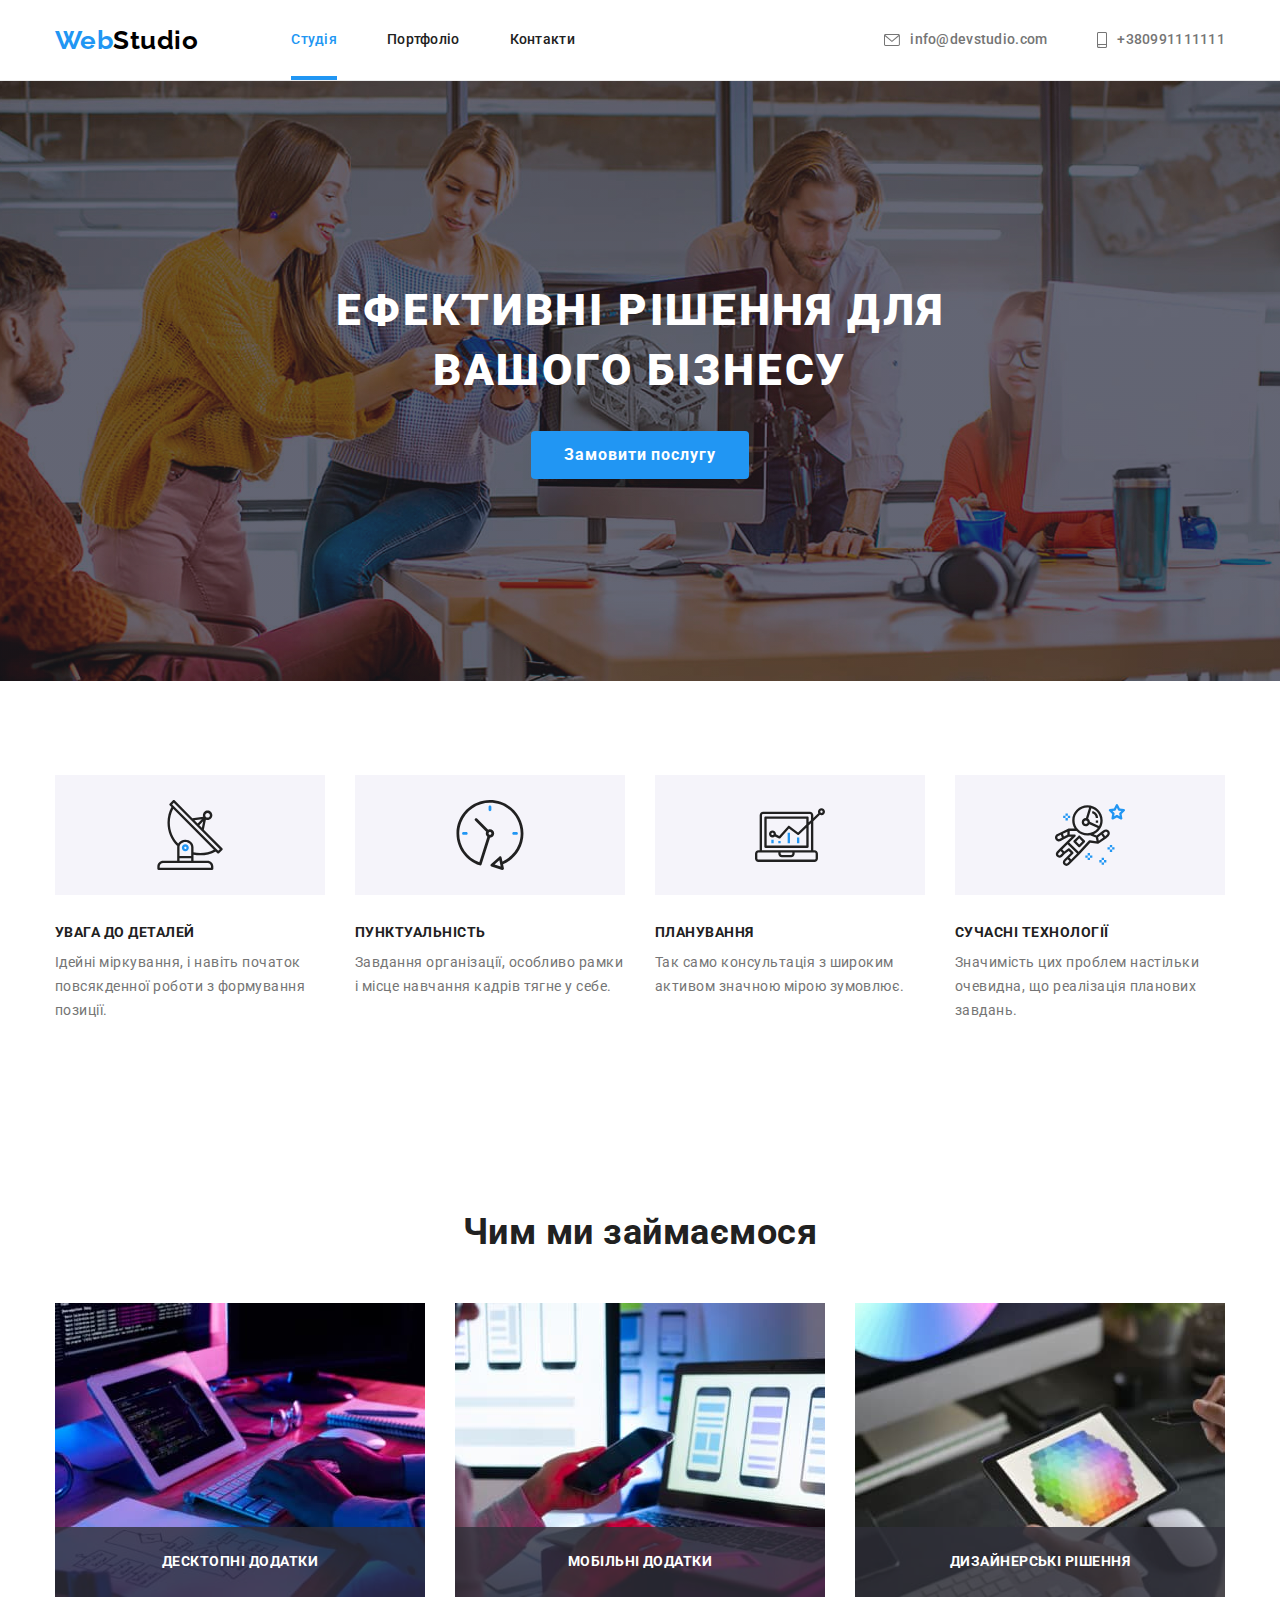
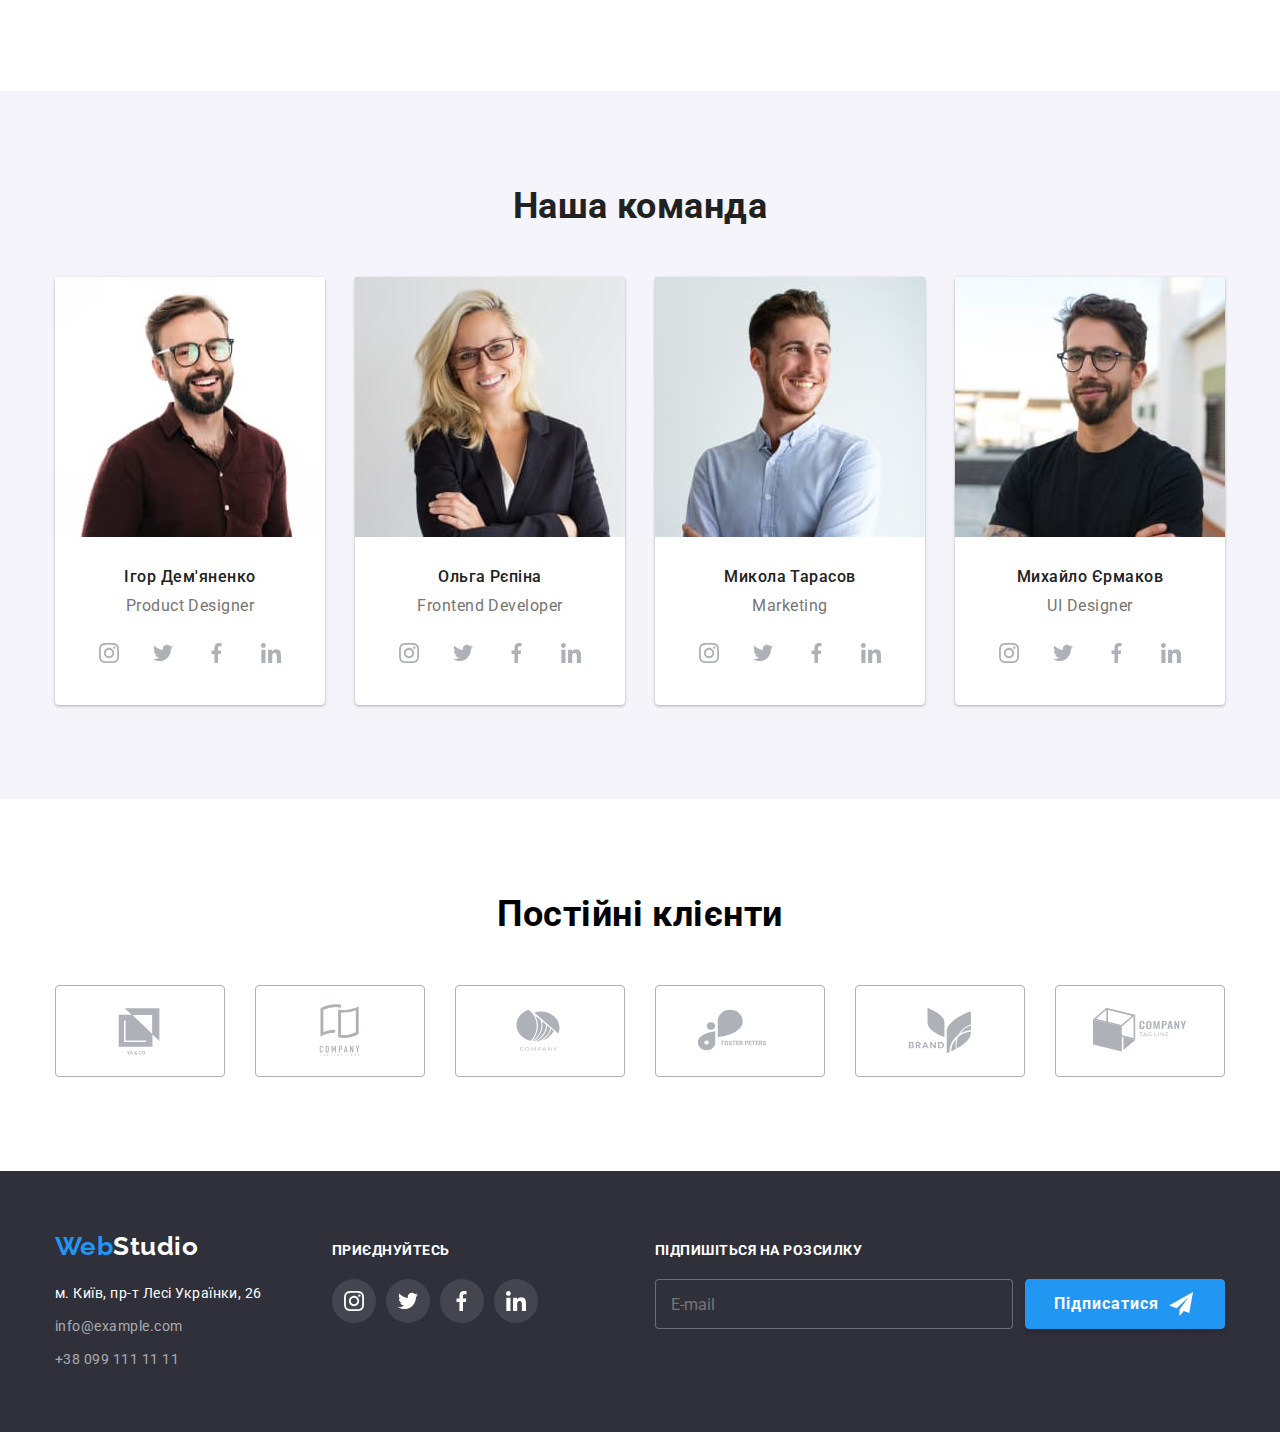
<file: index.html>
<!DOCTYPE html>
<html lang="uk">
  <head>
    <meta charset="UTF-8" />
    <meta http-equiv="X-UA-Compatible" content="IE=edge" />
    <meta name="viewport" content="width=device-width, initial-scale=1.0" />
    <title>Document</title>
    <link rel="preconnect" href="https://fonts.googleapis.com" />
    <link rel="preconnect" href="https://fonts.gstatic.com" crossorigin />
    <link rel="preconnect" href="https://fonts.googleapis.com" />
    <link rel="preconnect" href="https://fonts.gstatic.com" crossorigin />
    <link
      href="https://fonts.googleapis.com/css2?family=Raleway:wght@400;700&family=Roboto:wght@400;500;700;900&display=swap"
      rel="stylesheet"
    />
    <link
      rel="stylesheet"
      href="https://cdnjs.cloudflare.com/ajax/libs/modern-normalize/1.1.0/modern-normalize.min.css"
    />
    <link rel="stylesheet" href="./css/styles.css" />
  </head>
  <body class="body">
    <!--Шапка-->
    <header class="header">
      <div class="header-block container">
        <nav class="nav">
          <a class="logo" href="./index.html"
            ><span class="logo-main">Web</span>Studio</a
          >
          <ul class="header-list list">
            <li class="header-list-item">
              <a href="./index.html" class="header-link current">Студія</a>
            </li>
            <li class="header-list-item">
              <a href="./portfolio.html" class="header-link">Портфоліо</a>
            </li>
            <li class="header-list-item">
              <a href="" class="header-link">Контакти</a>
            </li>
          </ul>
        </nav>
        <ul class="header-seclist list">
          <li class="header-seclist-item">
            <a class="header-site" href="mailto:info@devstudio.com"
              >
              <svg class="header-icon">
                <use href="./img/icons.svg#envelope"></use>
              </svg>info@devstudio.com</a
            >
          </li>
          <li class="header-seclist-item">
            <a class="header-telephone" href="tel:+380991111111"
              >
              <svg class="header-icon-telephone">
                <use href="./img/icons.svg#smartphone"></use>
              </svg>+380991111111</a
            >
          </li>
        </ul>
      </div>
    </header>
    <main>
      <!--Основа-->
      <section class="general">
           <h1 class="general-title">
          Ефективні рішення для <br />
          вашого бізнесу
        </h1>
        <button data-modal-open class="general-button">Замовити послугу</button>
          <div class="backdrop is-hidden" data-modal>
            <div class="modal">
              <form class="modal-form" action="">
              <b class="modal-title">Залиште свої дані, ми вам передзвонимо</b>
              <div role="group" class="modal-field" >
                <input class="form-input"  id="name" type="name" name="Ім'я" autofocus  >
                <label class="form-label" for="name" >Ім'я</label>
                <svg class="modal-field-icon">
                  <use href="./img/icons.svg#person"></use>
                </svg>
              </div>
              <div role="group" class="modal-field" >
                <input class="form-input" id="tel" type="tel" name="Телефон" >
                <label class="form-label" for="tel">Телефон</label>
                <svg class="modal-field-icon">
                  <use href="./img/icons.svg#telephone"></use>
                </svg>
              </div>
              <div role="group" class="modal-field" >
                <input class="form-input" id="email" type="email" name="Пошта" >
                <label class="form-label" for="email">Пошта</label>
                 <svg class="modal-field-icon">
                  <use href="./img/icons.svg#email"></use>
                </svg>
              </div>
              <div role="group" class="modal-field" >
                
                <textarea name="Коментар" id="coment" rows="10" 
                placeholder="Введіть текст"></textarea>
                <label class="form-label" for="coment">Коментар</label>
              </div>
              <div role="group" class="modal-field-deal">
                <label class="form-label-deal" for="deal" > 
                  
                Погоджуюся з розсилкою та приймаю <a class="link-deal" href="">Умови договору</a>
                <input class="modal-field-checkbox" type="checkbox" name="Погоджуюся з розсилкою та приймаю Умови договору" id="deal">
               <svg class="modal-checkpoint">
                  <!-- <use href="./img/icons.svg#quad"></use> -->
                </svg>
                </label>
              </div>
              
              <button class="modal-button" type="submit">Надіслати</button>
                <button data-modal-close class="general-button-close">
                <svg class="general-icon">
                  <use href="./img/icons.svg#close"></use>
                </svg>
              </button>
            </form>
            </div>
          </div>
      </section>
      <!--Переваги-->
      <section class="features section">
        <div class="container">
          <h2 class="features-title">Переваги</h2>
          <ul class="features-list list">
            <li class="features-list-item">
              <div class="features-img" >
              <svg class="features-icon">
                <use href="./img/icons.svg#antenna"></use>
              </svg>
            </div>
              <h3 class="features-list-title list">УВАГА ДО ДЕТАЛЕЙ</h3>
              <p class="features-list-text list">
                Ідейні міркування, і навіть початок повсякденної роботи з
                формування позиції.
              </p>
            </li>
            <li class="features-list-item">
              <div  class="features-img">
              <svg class="features-icon">
                <use href="./img/icons.svg#clock"></use>
              </svg>
            </div>
              <h3 class="features-list-title list">ПУНКТУАЛЬНІСТЬ</h3>
              <p class="features-list-text list">
                Завдання організації, особливо рамки і місце навчання кадрів
                тягне у себе.
              </p>
            </li>
            <li class="features-list-item">
              <div  class="features-img">
              <svg  class="features-icon">
                <use href="./img/icons.svg#diagram"></use>
              </svg>
            </div>
              <h3 class="features-list-title list">ПЛАНУВАННЯ</h3>
              <p class="features-list-text list">
                Так само консультація з широким активом значною мірою зумовлює.
              </p>
            </li>
            <li class="features-list-item">
              <div  class="features-img">
              <svg  class="features-icon">
                <use href="./img/icons.svg#astronaut"></use>
              </svg>
            </div>
              <h3 class="features-list-title list">СУЧАСНІ ТЕХНОЛОГІЇ</h3>
              <p class="features-list-text list">
                Значимість цих проблем настільки очевидна, що реалізація
                планових завдань.
              </p>
            </li>
          </ul>
        </div>
      </section>
      <!--Сфери зайнятості-->
      <section class="section section-employment">
        <div class="container">
          <h2 class="field-employment-title">Чим ми займаємося</h2>
          <ul class="field-employment-list list">
            <li class="field-employment-item">
              <a class="field-employment-link" href=""
                ><img class="img" src="img/img.jpg" alt="desktop" width="370"
              /> <div class="field-employment-trantitle">
                  <p class="field-employment-text">Десктопні додатки</p>
              </div></a>
            </li>
            <li class="field-employment-item">
              <a class="field-employment-link" href=""
                ><img class="img" src="img/img1.jpg" alt="mobile" width="370"
              /><div class="field-employment-trantitle">
                <p class="field-employment-text">Мобільні додатки</p>
            </div></a>
            </li>
            <li class="field-employment-item">
              <a class="field-employment-link" href=""
                ><img class="img" src="img/img2.jpg" alt="tablet" width="370"
              /><div class="field-employment-trantitle">
                <p class="field-employment-text">Дизайнерські рішення</p>
            </div></a>
            </li>
          </ul>
        </div>
      </section>
      <!--Команда-->
      <section class="team section">
        <div class="container">
          <h2 class="team-title">Наша команда</h2>
          <ul class="team-list list">
            <li class="team-item">
              <img class="img" src="img/img3.jpg" alt="photo" width="270" />
              <h3 class="team-person">Ігор Дем'яненко</h3>
              <p class="team-text">Product Designer</p>
              <ul class="icon-list list">
                <li class="icon-list-item list">
                  <a class="team-icon-link list" href="">
                    <svg class="team-icon">
                      <use href="./img/icons.svg#instagram"></use>
                    </svg>
                  </a>
                </li>
                <li class="icon-list-item list">
                  <a class="team-icon-link list" href="">
                    <svg class="team-icon">
                      <use href="./img/icons.svg#twitter"></use>
                    </svg>
                  </a>
                </li>
                <li class="icon-list-item list">
                  <a class="team-icon-link list" href="">
                    <svg class="team-icon">
                      <use href="./img/icons.svg#facebook"></use>
                    </svg>
                  </a>
                </li>
                <li class="icon-list-item list">
                  <a class="team-icon-link list" href="">
                    <svg class="team-icon">
                      <use href="./img/icons.svg#linkedin"></use>
                    </svg>
                  </a>
                </li>
              </ul>
            </li>
            <li class="team-item">
              <img class="img" src="img/img4.jpg" alt="photo" width="270" />
              <h3 class="team-person">Ольга Рєпіна</h3>
              <p class="team-text">Frontend Developer</p>
              <ul class="icon-list list">
                <li class="icon-list-item list">
                  <a class="team-icon-link list" href="">
                    <svg class="team-icon">
                      <use href="./img/icons.svg#instagram"></use>
                    </svg>
                  </a>
                </li>
                <li class="icon-list-item list">
                  <a class="team-icon-link list" href="">
                    <svg class="team-icon">
                      <use href="./img/icons.svg#twitter"></use>
                    </svg>
                  </a>
                </li>
                <li class="icon-list-item list">
                  <a class="team-icon-link list" href="">
                    <svg class="team-icon">
                      <use href="./img/icons.svg#facebook"></use>
                    </svg>
                  </a>
                </li>
                <li class="icon-list-item list">
                  <a class="team-icon-link list" href="">
                    <svg class="team-icon">
                      <use href="./img/icons.svg#linkedin"></use>
                    </svg>
                  </a>
                </li>
              </ul>
            </li>
            <li class="team-item">
              <img class="img" src="img/img5.jpg" alt="photo" width="270" />
              <h3 class="team-person">Микола Тарасов</h3>
              <p class="team-text">Marketing</p>
              <ul class="icon-list list">
                <li class="icon-list-item list">
                  <a class="team-icon-link list" href="">
                    <svg class="team-icon">
                      <use href="./img/icons.svg#instagram"></use>
                    </svg>
                  </a>
                </li>
                <li class="icon-list-item list">
                  <a class="team-icon-link list" href="">
                    <svg class="team-icon">
                      <use href="./img/icons.svg#twitter"></use>
                    </svg>
                  </a>
                </li>
                <li class="icon-list-item list">
                  <a class="team-icon-link list" href="">
                    <svg class="team-icon">
                      <use href="./img/icons.svg#facebook"></use>
                    </svg>
                  </a>
                </li>
                <li class="icon-list-item list">
                  <a class="team-icon-link list" href="">
                    <svg class="team-icon">
                      <use href="./img/icons.svg#linkedin"></use>
                    </svg>
                  </a>
                </li>
              </ul>
            </li>
            <li class="team-item">
              <img class="img" src="img/img6.jpg" alt="photo" width="270" />
              <h3 class="team-person">Михайло Єрмаков</h3>
              <p class="team-text">UI Designer</p>
              <ul class="icon-list list">
                <li class="icon-list-item list">
                  <a class="team-icon-link list" href="">
                    <svg class="team-icon">
                      <use href="./img/icons.svg#instagram"></use>
                    </svg>
                  </a>
                </li>
                <li class="icon-list-item list">
                  <a class="team-icon-link list" href="">
                    <svg class="team-icon">
                      <use href="./img/icons.svg#twitter"></use>
                    </svg>
                  </a>
                </li>
                <li class="icon-list-item list">
                  <a class="team-icon-link list" href="">
                    <svg class="team-icon">
                      <use href="./img/icons.svg#facebook"></use>
                    </svg>
                  </a>
                </li>
                <li class="icon-list-item list">
                  <a class="team-icon-link list" href="">
                    <svg class="team-icon">
                      <use href="./img/icons.svg#linkedin"></use>
                    </svg>
                  </a>
                </li>
              </ul>
            </li>
          </ul>
        </div>
      </section>
      <!-- постійні клієнти -->
      <section class="section section-clients ">
        <div class="container">
        <h2 class="clients-title">Постійні клієнти</h2>
        <ul class="clients-list list">
          <li class="clients-list-item list">
            <a class="clients-link" href="">
              <svg class="clients-icon">
                <use href="./img/icons.svg#comp1"></use>
              </svg>
            </a>
          </li>
          <li class="clients-list-item list">
            <a class="clients-link" href="">
              <svg class="clients-icon">
                <use href="./img/icons.svg#comp2"></use>
              </svg>
            </a>
          </li>
          <li class="clients-list-item list">
            <a class="clients-link" href="">
              <svg class="clients-icon">
                <use href="./img/icons.svg#comp3"></use>
              </svg>
            </a>
          </li>
          <li class="clients-list-item list">
            <a class="clients-link" href="">
              <svg class="clients-icon">
                <use href="./img/icons.svg#comp4"></use>
              </svg>
            </a>
          </li>
          <li class="clients-list-item list">
            <a class="clients-link" href="">
              <svg class="clients-icon">
                <use href="./img/icons.svg#comp5"></use>
              </svg>
            </a>
          </li>
          <li class="clients-list-item list">
            <a class="clients-link" href="">
              <svg class="clients-icon">
                <use href="./img/icons.svg#comp6"></use>
              </svg>
            </a>
          </li>
        </ul>
      </div>
      </section>
    </main>
    <!--Підвал-->
    <footer class="footer">
      <div class="container footer-sec">
        <div>
          <a class="footer-logo-main" href="./index.html"
            ><span class="footer-logo">Web</span>Studio</a
          >
          <address class="footer-block">
            <ul class="list">
              <li class="footer-list-item">
                <a
                  class="footer-address"
                  href="https://www.google.com/maps/place/%D0%B1%D1%83%D0%BB%D1%8C%D0%B2%D0%B0%D1%80+%D0%9B%D0%B5%D1%81%D1%96+%D0%A3%D0%BA%D1%80%D0%B0%D1%97%D0%BD%D0%BA%D0%B8,+26,+%D0%9A%D0%B8%D1%97%D0%B2,+02000/@50.4265807,30.5361971,17z/data=!3m1!4b1!4m5!3m4!1s0x40d4cf0e033ecbe9:0x57a4dffefec77da0!8m2!3d50.4265807!4d30.5383858"
                  >м. Київ, пр-т Лесі Українки, 26</a
                >
              </li>
              <li class="footer-list-item">
                <a class="footer-link" href="mailto:info@example.com"
                  >info@example.com</a
                >
              </li>
              <li class="footer-list-item">
                <a class="footer-telephone" href="tel:+380991111111"
                  >+38 099 111 11 11</a
                >
              </li>
            </ul>
          </address>
        </div>
        <div class="footer-invitation">
          <p class="footer-invitation-title list">Приєднуйтесь</h4>
          <ul class="icon-title list">
            <li class="list">
              <a class="icon-link" href="">
                <svg class="icon">
                  <use href="./img/icons.svg#instagram"></use>
                </svg>
              </a>
            </li>
            <li class="list">
              <a class="icon-link" href="">
                <svg class="icon">
                  <use href="./img/icons.svg#twitter"></use>
                </svg>
              </a>
            </li>
            <li class="list">
              <a class="icon-link" href="">
                <svg class="icon">
                  <use href="./img/icons.svg#facebook"></use>
                </svg>
              </a>
            </li>
            <li class="list">
              <a class="icon-link list" href="">
                <svg class="icon">
                  <use href="./img/icons.svg#linkedin"></use>
                </svg>
              </a>
            </li>
          </ul>
        </div>
        <form class="footer-form" action="">
          <p class="footer-invitation-title list">Підпишіться на розсилку</p>
          <div class="footer-form-email">
            <label for="email"></label>
          <input class="footer-form-input" type="email" placeholder="E-mail">
          <button class="footer-form-button" type="sumbit" >Підписатися
            <svg class="footer-form-button-icon">
              <use href="./img/icons.svg#send"></use>
            </svg>
          </button>
        </div>
          </form>
      </div>
    </footer>
    <script src="./js/modal.js"></script>
  </body>
</html>
</file>
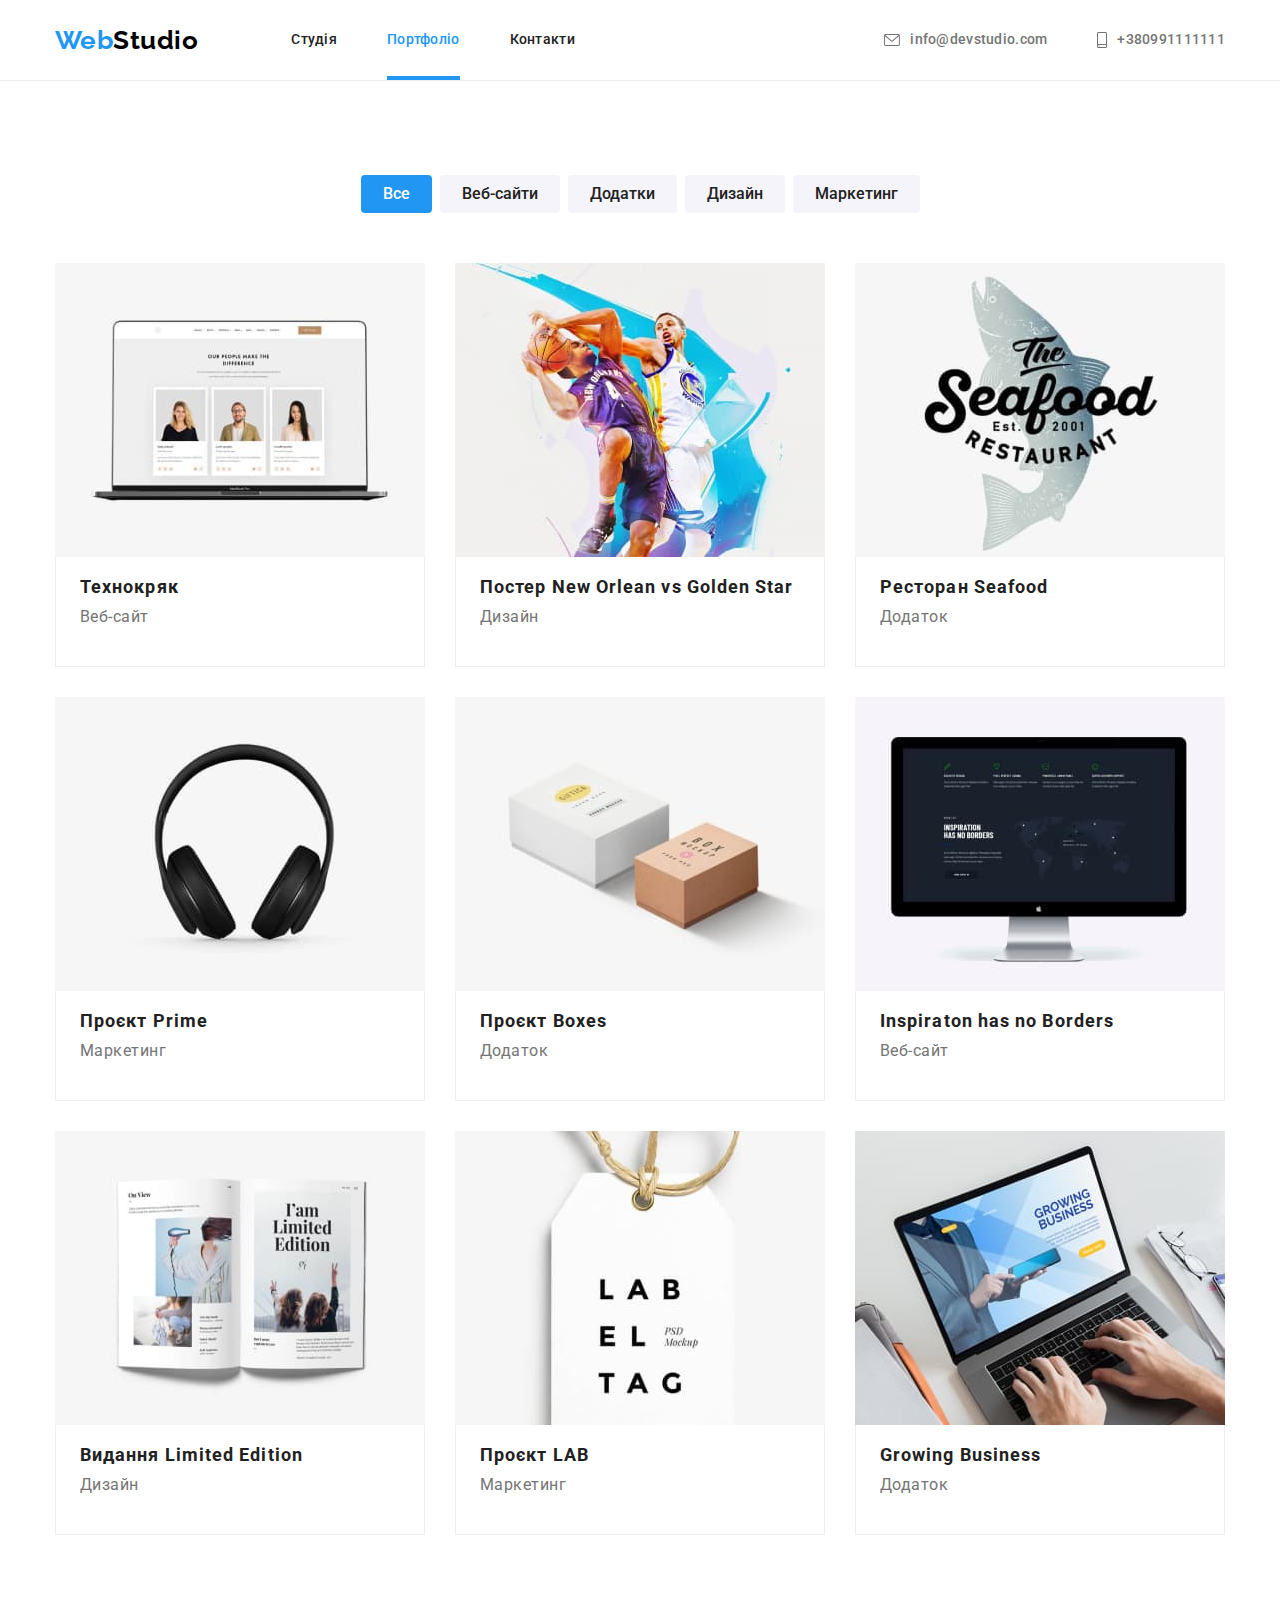
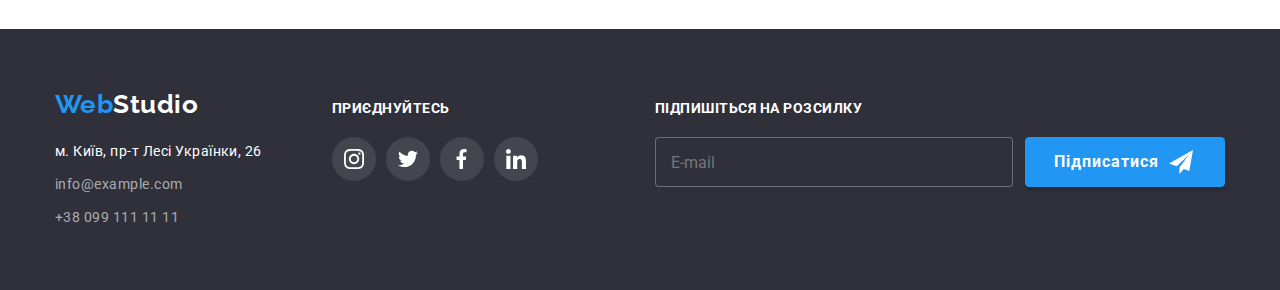
<file: portfolio.html>
<!DOCTYPE html>
<html lang="uk">
  <head>
    <meta charset="UTF-8" />
    <meta http-equiv="X-UA-Compatible" content="IE=edge" />
    <meta name="viewport" content="width=device-width, initial-scale=1.0" />
    <title>Document</title>
    <link rel="preconnect" href="https://fonts.googleapis.com" />
    <link rel="preconnect" href="https://fonts.gstatic.com" crossorigin />
    <link
      href="https://fonts.googleapis.com/css2?family=Raleway:wght@400;700&family=Roboto:wght@400;500;700;900&display=swap"
      rel="stylesheet"
    />
    <link
      rel="stylesheet"
      href="https://cdnjs.cloudflare.com/ajax/libs/modern-normalize/1.1.0/modern-normalize.min.css"
    />
    <link rel="stylesheet" href="./css/styles.css" />
  </head>
  <body class="body">
    <!--Шапка-->
    <header class="header">
      <div class="header-block container">
        <nav class="nav">
          <a class="logo" href="./index.html"
            ><span class="logo-main">Web</span>Studio</a
          >
          <ul class="header-list list">
            <li class="header-list-item">
              <a href="./index.html" class="header-link">Студія</a>
            </li>
            <li class="header-list-item">
              <a href="./portfolio.html" class="header-link current"
                >Портфоліо</a
              >
            </li>
            <li class="header-list-item">
              <a href="" class="header-link">Контакти</a>
            </li>
          </ul>
        </nav>
        <ul class="header-seclist list">
          <li class="header-seclist-item">
            <a class="header-site" href="mailto:info@devstudio.com"
              >
              <svg class="header-icon">
                <use href="./img/icons.svg#envelope"></use>
              </svg>info@devstudio.com</a
            >
          </li>
          <li class="header-seclist-item">
            <a class="header-telephone" href="tel:+380991111111"
              >
              <svg class="header-icon-telephone">
                <use href="./img/icons.svg#smartphone"></use>
              </svg>+380991111111</a
            >
          </li>
        </ul>
      </div>
    </header>
    <!--Основа-->
    <main>
      <section class="section">
        <div class="container">
          <h1 class="portfolio">Портфоліо</h1>
          <ul class="portfolio-secbutton list">
            <li class="portfolio-secbutton-item">
              <button class="current-button portfolio-button " type="button">
                Все
              </button>
            </li>
            <li class="portfolio-secbutton-item">
              <button class="portfolio-button" type="button">Веб-сайти</button>
            </li>
            <li class="portfolio-secbutton-item">
              <button class="portfolio-button" type="button">Додатки</button>
            </li>
            <li class="portfolio-secbutton-item">
              <button class="portfolio-button" type="button">Дизайн</button>
            </li>
            <li class="portfolio-secbutton-item">
              <button class="portfolio-button" type="button">Маркетинг</button>
            </li>
          </ul>
          <ul class="portfolio-list list">
            <li class="portfolio-item">
              <a class="portfolio-link" href=""
                >
                <div class="portfolio-overlay">
                <img
                  class="img"
                  src="img/img7.jpg"
                  alt="website"
                  width="370"
                  />
                  <div class="portfolio-under">
                    <p class="portfolio-under-text">Ресурс пропонує комплексні пропозиції з різним рівнем функціоналу та сервісів. Все це дозволить відвідувачу отримати вичерпні відомості про компанію чи приватну особу.</p>
                  </div>
                </div>
                  <div class="portfolio-block">
                  <h2 class="portfolio-title list">Технокряк</h2>
                  <p class="portfolio-text list">Веб-сайт</p>
                </div>
            </a>
            </li>
            <li class="portfolio-item">
              <a class="portfolio-link" href=""
                ><div class="portfolio-overlay">
                <img
                  class="img"
                  src="img/img8.jpg"
                  alt="basketball"
                  width="370"
                />
                <div class="portfolio-under">
                  <p class="portfolio-under-text">Ресурс пропонує комплексні пропозиції з різним рівнем функціоналу та сервісів. Все це дозволить відвідувачу отримати вичерпні відомості про компанію чи приватну особу.</p>
                </div>
                </div>
                <div class="portfolio-block">
                  <h2 class="portfolio-title list">
                    Постер New Orlean vs Golden Star
                  </h2>
                  <p class="portfolio-text list">Дизайн</p>
                </div>
              </a>
            </li>
            <li class="portfolio-item">
              <a class="portfolio-link" href=""
                ><div class="portfolio-overlay">
                <img class="img" src="img/img9.jpg" alt="fish" width="370" />
                <div class="portfolio-under">
                  <p class="portfolio-under-text">Ресурс пропонує комплексні пропозиції з різним рівнем функціоналу та сервісів. Все це дозволить відвідувачу отримати вичерпні відомості про компанію чи приватну особу.</p>
                </div>
              </div>
                <div class="portfolio-block">
                  <h2 class="portfolio-title list">Ресторан Seafood</h2>
                  <p class="portfolio-text list">Додаток</p>
                </div>
              </a>
            </li>
            <li class="portfolio-item">
              <a class="portfolio-link" href=""
                ><div class="portfolio-overlay">
                <img
                  class="img"
                  src="img/img10.jpg"
                  alt="headphones"
                  width="370"
                />
                <div class="portfolio-under">
                  <p class="portfolio-under-text">Ресурс пропонує комплексні пропозиції з різним рівнем функціоналу та сервісів. Все це дозволить відвідувачу отримати вичерпні відомості про компанію чи приватну особу.</p>
                </div>
              </div>
                <div class="portfolio-block">
                  <h2 class="portfolio-title list">Проєкт Prime</h2>
                  <p class="portfolio-text list">Маркетинг</p>
                </div>
              </a>
            </li>
            <li class="portfolio-item">
              <a class="portfolio-link" href=""
                ><div class="portfolio-overlay">
                <img class="img" src="img/img11.jpg" alt="boxes" width="370" />
                <div class="portfolio-under">
                  <p class="portfolio-under-text">Ресурс пропонує комплексні пропозиції з різним рівнем функціоналу та сервісів. Все це дозволить відвідувачу отримати вичерпні відомості про компанію чи приватну особу.</p>
                </div>
              </div>
                <div class="portfolio-block">
                  <h2 class="portfolio-title list">Проєкт Boxes</h2>
                  <p class="portfolio-text list">Додаток</p>
                </div>
              </a>
            </li>
            <li class="portfolio-item">
              <a class="portfolio-link" href=""
                ><div class="portfolio-overlay">
                <img
                  class="img"
                  src="img/img12.jpg"
                  alt="screen"
                  width="370"
                />
                <div class="portfolio-under">
                  <p class="portfolio-under-text">Ресурс пропонує комплексні пропозиції з різним рівнем функціоналу та сервісів. Все це дозволить відвідувачу отримати вичерпні відомості про компанію чи приватну особу.</p>
                </div>
              </div>
                <div class="portfolio-block">
                  <h2 class="portfolio-title list">
                    Inspiraton has no Borders
                  </h2>
                  <p class="portfolio-text list">Веб-сайт</p>
                </div>
              </a>
            </li>
            <li class="portfolio-item">
              <a class="portfolio-link" href=""
                ><div class="portfolio-overlay">
                <img
                  class="img"
                  src="img/img13.jpg"
                  alt="magazine"
                  width="370"
                />
                <div class="portfolio-under">
                  <p class="portfolio-under-text">Ресурс пропонує комплексні пропозиції з різним рівнем функціоналу та сервісів. Все це дозволить відвідувачу отримати вичерпні відомості про компанію чи приватну особу.</p>
                </div>
              </div>
                <div class="portfolio-block">
                  <h2 class="portfolio-title list">Видання Limited Edition</h2>
                  <p class="portfolio-text list">Дизайн</p>
                </div>
              </a>
            </li>
            <li class="portfolio-item">
              <a class="portfolio-link" href=""
                ><div class="portfolio-overlay">
                <img
                  class="img"
                  src="img/img14.jpg"
                  alt="necklace"
                  width="370"
                />
                <div class="portfolio-under">
                  <p class="portfolio-under-text">Ресурс пропонує комплексні пропозиції з різним рівнем функціоналу та сервісів. Все це дозволить відвідувачу отримати вичерпні відомості про компанію чи приватну особу.</p>
                </div>
              </div>
                <div class="portfolio-block">
                  <h2 class="portfolio-title list">Проєкт LAB</h2>
                  <p class="portfolio-text list">Маркетинг</p>
                </div>
              </a>
            </li>
            <li class="portfolio-item">
              <a class="portfolio-link" href=""
                ><div class="portfolio-overlay"><img
                  class="img"
                  src="img/img15.jpg"
                  alt="laptop"
                  width="370"
                />
                <div class="portfolio-under">
                  <p class="portfolio-under-text">Ресурс пропонує комплексні пропозиції з різним рівнем функціоналу та сервісів. Все це дозволить відвідувачу отримати вичерпні відомості про компанію чи приватну особу.</p>
                </div>
              </div>
                <div class="portfolio-block">
                  <h2 class="portfolio-title list">Growing Business</h2>
                  <p class="portfolio-text list">Додаток</p>
                </div>
              </a>
            </li>
          </ul>
        </div>
      </section>
    </main>
    <!--Підвал-->
    <footer class="footer">
      <div class="container footer-sec">
        <div>
          <a class="footer-logo-main" href="./index.html"
            ><span class="footer-logo">Web</span>Studio</a
          >
          <address class="footer-block">
            <ul class="list">
              <li class="footer-list-item">
                <a
                  class="footer-address"
                  href="https://www.google.com/maps/place/%D0%B1%D1%83%D0%BB%D1%8C%D0%B2%D0%B0%D1%80+%D0%9B%D0%B5%D1%81%D1%96+%D0%A3%D0%BA%D1%80%D0%B0%D1%97%D0%BD%D0%BA%D0%B8,+26,+%D0%9A%D0%B8%D1%97%D0%B2,+02000/@50.4265807,30.5361971,17z/data=!3m1!4b1!4m5!3m4!1s0x40d4cf0e033ecbe9:0x57a4dffefec77da0!8m2!3d50.4265807!4d30.5383858"
                  >м. Київ, пр-т Лесі Українки, 26</a
                >
              </li>
              <li class="footer-list-item">
                <a class="footer-link" href="mailto:info@example.com"
                  >info@example.com</a
                >
              </li>
              <li class="footer-list-item">
                <a class="footer-telephone" href="tel:+380991111111"
                  >+38 099 111 11 11</a
                >
              </li>
            </ul>
          </address>
        </div>
        <div class="footer-invitation">
          <p class="footer-invitation-title list">Приєднуйтесь</h4>
          <ul class="icon-title list">
            <li class="list">
              <a class="icon-link" href="">
                <svg class="icon">
                  <use href="./img/icons.svg#instagram"></use>
                </svg>
              </a>
            </li>
            <li class="list">
              <a class="icon-link" href="">
                <svg class="icon">
                  <use href="./img/icons.svg#twitter"></use>
                </svg>
              </a>
            </li>
            <li class="list">
              <a class="icon-link" href="">
                <svg class="icon">
                  <use href="./img/icons.svg#facebook"></use>
                </svg>
              </a>
            </li>
            <li class="list">
              <a class="icon-link list" href="">
                <svg class="icon">
                  <use href="./img/icons.svg#linkedin"></use>
                </svg>
              </a>
            </li>
          </ul>
        </div>
        <form class="footer-form" action="">
          <p class="footer-invitation-title list">Підпишіться на розсилку</p>
          <div class="footer-form-email">
            <label for="email"></label>
          <input class="footer-form-input" type="email" placeholder="E-mail">
          <button class="footer-form-button" type="sumbit" >Підписатися
            <svg class="footer-form-button-icon">
              <use href="./img/icons.svg#send"></use>
            </svg>
          </button>
        </div>
          </form>
      </div>
    </footer>
  </body>
</html>
</file>
<file: css/styles.css>
:root {
    --primary-bg-color: #FFFFFF;
    --secondary-bg-color: #F5F5F5;
    --thirdy-bg-color: #F5F4FA;
    --accent-bg-color: #2F303A;
    --primary-text-color: #000000;
    --secondary-text-color: #212121;
    --thirdy-text-color: #757575;
    --accent-text-color: #2196F3;
    --white-transparency: color rgba(255, 255, 255, 0.6);
    --white-color: #fff;
    --line-color: #ececec;
    --border-color: #eee;
    --border-dec-color: #AFB1B8;
    --hero-bg-color: #c4c4c4;
}


/* Основний колір тексту #000000 */

/* Другорядний колір тексту #212121 */

/* Акцентивний колір тексту #2196F3 */

/* Третьорядний колір тексту #757575 */

/* Білий з прозорістю 60% #000000 */

/* Колір фону основний білий #FFFFFF */

/* Колір фону другорядний білий #F5F5F5 */

/* Колір фону третьорядний білий ##F5F4FA */

/* Колір фону кольоровий #2F303A */

/* Колір лінії хедеру #ECECEC */

/* Studio CSS */

h1, h2, h3, h4, h5, h6, p {
    margin: 0
}

.is-hidden {
    visibility: hidden;
    opacity: 0;
    pointer-events: none;
}

.list {
    list-style: none;
    margin: 0px;
    padding: 0px;
}

.container {
    width: 1200px;
    margin: 0 auto;
    margin-left: auto;
    margin-right: auto;
    padding-left: 15px;
    padding-right: 15px;
}

.section {
    padding-top: 94px;
    padding-bottom: 94px;
}

.section-employment, .section-clients {}

.body {
    background-color: var(--primary-bg-color);
    color: var(--primary-text-color);
    font-family: Roboto, sans-serif;
    letter-spacing: 0.03em;
}

.current::after {
    position: absolute;
    content: "";

    display: block;
    width: 100%;
    height: 4px;
    left: 0;
    bottom: 0;
    background-color: var(--accent-text-color);
    transition: 250ms cubic-bezier(0.4, 0, 0.2, 1);
    opacity: 1;
}



/* header */

.header {
    background-color: var(--primary-bg-color);
    border-bottom: 1px solid var(--line-color);
}

.header-block {
    display: flex;
    align-items: center;
}

.nav {
    display: flex;
    align-items: center;
    color: var(--secondary-text-color);
}



.header-list {
    display: flex;
    margin-left: 93px;

}

.header-list-item {}

.header-list-item:not(:last-child) {
    margin-right: 50px;
}


.header-list link {

    color: var(--secondary-text-color);

}

.header-list .link:hover,
.header-list .link:focus,
.header-list .link:active {
    color: var(--accent-text-color);

}

.header-list .current {
    color: var(--accent-text-color)
}


.logo-main {
    color: var(--accent-text-color);
    font-family: Raleway, sans-serif;
    font-weight: 700;
    font-size: 26px;
    line-height: 1.19;
    text-decoration: none;
}

.logo {
    color: var(--primary-text-color);
    font-family: Raleway, sans-serif;
    font-weight: 700;
    font-size: 26px;
    line-height: 1.19;
    text-decoration: none;
}

.header-link {
    position: relative;

    display: block;
    padding-top: 32px;
    padding-bottom: 32px;

    font-weight: 500;
    font-size: 14px;
    line-height: 1.14;
    letter-spacing: 0.02em;
    text-decoration: none;
    color: var(--secondary-text-color);
    transition: 250ms cubic-bezier(0.4, 0, 0.2, 1);

}

.header-link:hover,
.header-link:focus,
.header-link:active {
    color: var(--accent-text-color);

}

.header-seclist {
    display: flex;
    margin-left: auto;
}


.header-seclist-item:not(:last-child) {
    margin-right: 50px;
    display: flex;
}

.header-seclist-item {}

.header-site {
    display: flex;
    padding-top: 32px;
    padding-bottom: 32px;

    color: var(--thirdy-text-color);
    font-weight: 500;
    font-size: 14px;
    line-height: 1.14;
    letter-spacing: 0.02em;
    text-decoration: none;
    align-items: center;
    transition: 250ms cubic-bezier(0.4, 0, 0.2, 1);
}

.header-site:hover,
.header-site:focus,
.header-site:active {
    color: var(--accent-text-color);

}


.header-telephone {
    display: flex;
    padding-top: 32px;
    padding-bottom: 32px;

    color: var(--thirdy-text-color);
    font-weight: 500;
    font-size: 14px;
    line-height: 1.14;
    letter-spacing: 0.02em;
    text-decoration: none;
    align-items: center;
    transition: 250ms cubic-bezier(0.4, 0, 0.2, 1);
}

.header-telephone:hover,
.header-telephone:active {
    color: var(--accent-text-color);

}


.header-icon {
    width: 16px;
    height: 12px;
    margin-right: 10px;
    fill: currentColor;
}

.header-icon-telephone {
    width: 10px;
    height: 16px;
    margin-right: 10px;
    fill: currentColor;
}

.header-icon:hover,
.header-icon:active {
    fill: currentColor;

}

.header-icon-telephone:hover,
.header-icon-telephone:active {
    fill: currentColor;

}

/* main */
/* General */

.general {

    text-align: center;
    padding-top: 200px;
    padding-bottom: 200px;
    margin-left: auto;
    margin-right: auto;
    max-width: 1600px;
    height: 600px;
    background-color: var(--hero-bg-color);
    background-repeat: no-repeat;
    background-position: center;
    background-size: cover;
    background-image:
        linear-gradient(to right,
            rgba(47, 48, 58, 0.4),
            rgba(47, 48, 58, 0.4)),
        url("../img/mainimg.jpg");
}

.general-title {
    color: var(--white-color);
    font-weight: 900;
    font-size: 44px;
    line-height: 1.36;
    text-align: center;
    letter-spacing: 0.06em;
    text-transform: uppercase;
    margin-bottom: 30px;
    margin-top: 0;
}

.general-button {
    position: relative;
    background-color: var(--accent-text-color);
    color: var(--white-color);
    font-weight: 700;
    font-size: 16px;
    line-height: 1.67;
    display: flex;
    align-items: center;
    text-align: center;
    letter-spacing: 0.06em;
    cursor: pointer;
    border-radius: 4px;
    padding: 10px 32px;
    display: inline-block;
    text-align: center;
    border: solid 1px transparent;
}

.backdrop {
    position: fixed;
    top: 0;
    left: 0;
    width: 100%;
    height: 100%;
    background-color: rgba(0, 0, 0, 0.5);
    visibility: visible;
    transition: 250ms cubic-bezier(0.4, 0, 0.2, 1);
    z-index: 2;

}

.modal {
    position: absolute;
    padding: 40px;
    top: 50%;
    left: 50%;
    transform: translate(-50%, -50%);
    width: 528px;
    height: 581px;
    background-color: var(--primary-bg-color);
    border-radius: 4px;
    box-shadow: 0px 1px 3px rgba(0, 0, 0, 0.12), 0px 1px 1px rgba(0, 0, 0, 0.14), 0px 2px 1px rgba(0, 0, 0, 0.2);
}

.modal-form {
    width: 448px;

}

.modal-title {
    display: inline-block;
    width: 100%;
    font-weight: 700;
    font-size: 20px;
    line-height: 1.15;
    color: var(--secondary-text-color);
    margin-bottom: 12px;
    padding: 0;
}

.modal-field {
    position: relative;
    display: flex;
    flex-direction: column-reverse;
    align-items: flex-start;
    margin-bottom: 10px;
}


.modal-field:last-child {
    margin-bottom: 20px;
}


.form-input {
    width: 100%;
    padding-bottom: 10px;
    padding-top: 10px;
    padding-left: 42px;
    padding-right: 10px;
    margin: 0;
    border: 1px solid rgba(33, 33, 33, 0.2);
    border-radius: 4px;
    font-weight: 400;
    font-size: 16px;
    line-height: 1.17;
    letter-spacing: 0.01em;


}


.form-label {
    font-weight: 400;
    font-size: 12px;
    line-height: 1.17;
    letter-spacing: 0.01em;
    color: var(--thirdy-text-color);
    margin-bottom: 4px;
}

.modal-field-icon {
    display: block;
    position: absolute;
    width: 18px;
    height: 18px;
    bottom: 12px;
    left: 12px;
    transition: 250ms cubic-bezier(0.4, 0, 0.2, 1);
}

.form-input:focus, .form-input:focus-visible, .form-input:hover {
    border-color: var(--accent-text-color);
}

.form-input:focus~.modal-field-icon {
    fill: var(--accent-text-color);
}

.form-input:hover~.modal-field-icon {
    fill: var(--accent-text-color);
}


.modal-field textarea {
    padding: 12px 16px;
    border: 1px solid rgba(33, 33, 33, 0.2);
    border-radius: 4px;
}

.modal-field textarea::placeholder {
    font-weight: 400;
    font-size: 12px;
    line-height: 1.17;
    letter-spacing: 0.01em;
    color: var(--thirdy-text-color);
}

textarea {
    resize: none;
    width: 448px;
    height: 120px;
}

textarea:focus, textarea:hover {
    border-color: var(--accent-text-color);
}


.modal-field-deal {
    position: relative;
    display: flex;
    justify-content: center;
    margin-top: 20px;
    margin-bottom: 30px;
}

.form-label-deal {
    display: inline;
    font-weight: 400;
    font-size: 14px;
    line-height: 1.88;
    color: var(--thirdy-text-color);
    margin-left: 23px;
}

.link-deal {
    color: var(--accent-text-color);
}


.modal-button {
    display: flex;
    font-weight: 700;
    font-size: 16px;
    line-height: 1.88;
    align-items: center;
    text-align: center;
    letter-spacing: 0.06em;
    background-color: var(--accent-text-color);
    color: var(--white-color);
    padding: 10px 42px;
    filter: drop-shadow(0px 4px 4px rgba(0, 0, 0, 0.25));
    border-radius: 4px;
    border: solid 1px transparent;
    cursor: pointer;
    margin-right: auto;
    margin-left: auto;

}



.modal-field-checkbox {
    display: none;
}

.modal-checkpoint {
    position: absolute;

    transform: translateY(-50%);
    border: 2px solid var(--primary-text-color);
    border-radius: 4px;
    width: 15px;
    height: 15px;
    top: 50%;
    left: 0px;
    margin-left: 20px;

}

.modal-field-checkbox:checked+.modal-checkpoint {
    display: flex;
    justify-content: center;
    align-items: center;
    background-image: url(/img/galochka.svg);
    background-color: var(--accent-text-color);
    border-color: var(--accent-text-color);
    background-origin: border-box;
    background-size: contain;
    width: 15px;
    height: 15px;


}




.general-button-close {
    position: absolute;
    right: 8px;
    top: 8px;
    border-radius: 50%;
    border: 1px solid rgba(0, 0, 0, 0.1);
    background-color: transparent;
    padding: 0;
    cursor: pointer;
    transition: 250ms cubic-bezier(0.4, 0, 0.2, 1);
}

.general-button-close:hover {
    fill: var(--accent-text-color);
}



.general-icon {
    display: flex;
    justify-content: center;
    align-content: center;
    width: 30px;
    height: 30px;
    scale: 0.61;
}


/* Features */

.features {}

.features-title {
    display: none;
}

.features-list {
    display: flex;
}

.features-list-item {
    width: 270px;
    margin-right: 30px;
}

.features-list-item:last-child {
    margin-bottom: 0px;
    margin-right: 0px;
}

.features-img {
    display: flex;
    width: 270px;
    height: 120px;
    margin-bottom: 30px;
    justify-content: center;
    align-items: center;
    background-color: var(--thirdy-bg-color);
}

.features-icon {
    display: block;
    width: 70px;
    height: 70px;
}



.features-list-title {
    color: var(--secondary-text-color);
    font-weight: 700;
    font-size: 14px;
    line-height: 1.14;
    text-transform: uppercase;
    margin-bottom: 10px;
}

.features-list-text {
    color: var(--thirdy-text-color);
    font-weight: 400;
    font-size: 14px;
    line-height: 1.71;
}

/* Сфери зайнятості */

.field-employment {}

.field-employment-title {
    color: var(--secondary-text-color);
    font-weight: 700;
    font-size: 36px;
    line-height: 1.17;
    text-align: center;
    margin-bottom: 50px;
    margin-top: 0px;
    padding-top: 0px;
}

.field-employment-list {
    display: flex;
    justify-content: space-between;
}

.field-employment-item {}

.field-employment-link {
    position: relative;
}


.field-employment-trantitle {
    display: flex;
    position: absolute;
    transform: translate(-50%, 0);
    left: 50%;
    bottom: 0;
    height: 70px;
    width: 370px;

}

.field-employment-text {
    display: flex;
    align-items: center;
    justify-content: center;
    width: 100%;

    font-family: 'Roboto';
    font-weight: 700;
    font-size: 14px;
    line-height: 1.14;
    text-transform: uppercase;
    color: var(--white-color);
    background-color: rgba(47, 48, 58, 0.8);
    opacity: 1;

}


/* Komanda */

.team {
    background-color: var(--thirdy-bg-color);
}

.team-title {
    color: var(--secondary-text-color);
    font-weight: 700;
    font-size: 36px;
    line-height: 1.17;
    text-align: center;
    margin-bottom: 50px;
    margin-top: 0px;

}

.team-list {
    display: flex;
}

.team-item {
    background-color: var(--white-color);
    width: 270px;
    box-shadow: 0px 1px 3px 0px rgba(0, 0, 0, 0.3);
    border-radius: 4px;
}

.team-item:not(:last-child) {
    margin-right: 30px;
}

.img {
    display: block;
    max-width: 100%;
    height: auto;
}

.team-person {
    color: var(--secondary-text-color);
    font-weight: 500;
    font-size: 16px;
    line-height: 1.19;
    text-align: center;
    margin-top: 30px;
    margin-bottom: 10px;
}

.team-text {
    color: var(--thirdy-text-color);
    font-weight: 400;
    font-size: 16px;
    line-height: 1.19;
    text-align: center;
    margin-bottom: 16px;
}

.icon-list {
    display: flex;
    margin-bottom: 30px;
}

.icon-list-item:first-child {
    margin-left: 32px;
}

.icon-list-item {
    display: flex;
    fill: var(--white-color);
    justify-content: center;
    align-items: center;
    margin-right: 10px;

}

.icon-list-item:last-child {
    margin-right: 0px;
}

.team-icon-link {
    display: flex;
    width: 44px;
    height: 44px;
    fill: var(--white-color);
    border-radius: 50%;
    justify-content: center;
    align-items: center;
    color: var(--border-dec-color);
    transition: 250ms cubic-bezier(0.4, 0, 0.2, 1);

}

.team-icon-link:last-child {
    margin-right: 0px;
}


.team-icon-link:hover,
.team-icon-link:active {
    color: var(--white-color);
    background-color: var(--accent-text-color);

}


.team-icon {
    display: block;
    fill: currentColor;
    width: 20px;
    height: 20px;
}

/* постійні клієнти */

.clients-title {
    font-weight: 700;
    font-size: 36px;
    line-height: 1.17;
    text-align: center;
    margin-bottom: 50px;
}

.clients-list {
    display: flex;
}

.clients-list-item {
    width: 170px;
    height: 92px;
}

.clients-list-item:not(:last-child) {
    margin-right: 30px;
}

.clients-link {
    display: flex;
    width: 100%;
    height: 100%;
    justify-content: center;
    align-items: center;
    fill: var(--border-dec-color);
    border: 1px solid var(--border-dec-color);
    border-radius: 4px;
    color: var(--border-dec-color);
    transition: 250ms cubic-bezier(0.4, 0, 0.2, 1);
}

.clients-link:hover,
.clients-link:active {
    fill: var(--accent-text-color);
    border: 1px solid var(--accent-text-color);
    color: var(--accent-text-color);

}


.clients-icon {
    width: 106px;
    height: 60px;
    fill: currentColor;
}

/* Футер */

.footer {
    background-color: var(--accent-bg-color);
    margin: auto;
    padding-top: 60px;
    padding-bottom: 60px;
}

.footer-sec {
    display: flex;
    align-items: baseline;
}

.footer-logo-main {
    color: var(--white-color);
    font-family: Raleway, sans-serif;
    font-weight: 700;
    font-size: 26px;
    line-height: 1.19;
    text-decoration: none;
    display: block;
}

.footer-logo {
    color: var(--accent-text-color);
    font-family: Raleway, sans-serif;
    font-weight: 700;
    font-size: 26px;
    line-height: 1.19;
    text-decoration: none;
}

.footer-block {
    margin-top: 20px;
    display: block;
}

.footer-list-item:not(:last-child) {
    margin-bottom: 9px;
}

.footer-address {
    color: var(--white-color);
    font-weight: 400;
    font-style: normal;
    font-size: 14px;
    line-height: 1.71;
    text-decoration: none;
    transition: 250ms cubic-bezier(0.4, 0, 0.2, 1);
}

.footer-address:hover,
.footer-address:focus,
.footer-address:active {
    color: var(--accent-text-color);

}

.footer-link {
    color: rgba(255, 255, 255, 0.6);
    font-style: normal;
    font-weight: 400;
    font-size: 14px;
    line-height: 1.71;
    text-decoration: none;
    transition: 250ms cubic-bezier(0.4, 0, 0.2, 1);
}

.footer-link:hover,
.footer-link:focus,
.footer-link:active {
    color: var(--accent-text-color);

}

.footer-telephone {
    color: rgba(255, 255, 255, 0.6);
    font-style: normal;
    font-weight: 400;
    font-size: 14px;
    line-height: 1.71;
    text-decoration: none;
    transition: 250ms cubic-bezier(0.4, 0, 0.2, 1);
}

.footer-telephone:hover,
.footer-telephone:focus,
.footer-telephone:active {
    color: var(--accent-text-color);

}

.footer-invitation {
    display: block;

    margin-left: 70px;

}


.footer-invitation-title {
    font-weight: 700;
    font-size: 14px;
    line-height: 1.14;
    text-transform: uppercase;
    color: var(--white-color);
    margin-bottom: 20px;
}

.icon-title {
    display: flex;
}

.icon-link {
    display: flex;
    width: 44px;
    height: 44px;
    fill: var(--white-color);
    border-radius: 50%;
    margin-right: 10px;
    background-color: rgba(255, 255, 255, 0.1);
    justify-content: center;
    align-items: center;
    transition: 250ms cubic-bezier(0.4, 0, 0.2, 1);

}

.icon {
    display: block;
    fill: var(--white-color);
    width: 20px;
    height: 20px;
}

.icon-link:hover,
.icon-link:active {
    background-color: var(--accent-text-color);

}


.icon::last-child {
    margin-right: 0px;
}

.icon-list-item {}

.icon-link:not(:last-child) {
    margin-right: 10px;
}

.footer-form {
    margin-left: auto;
}

.footer-form-email {
    display: flex;
}


.footer-form-input {
    width: 358px;
    height: 50px;
    border: 1px solid rgba(255, 255, 255, 0.3);
    background-color: var(--accent-bg-color);
    border-radius: 4px;
    padding: 16px 15px;
    color: var(--white-color);
}


.footer-form-button {
    display: flex;
    align-items: center;
    text-align: baseline;
    margin-left: 12px;
    padding-left: 28px;
    width: 200px;
    height: 50px;
    font-weight: 700;
    font-size: 16px;
    line-height: 1.88;
    letter-spacing: 0.06em;

    color: var(--primary-bg-color);
    background-color: var(--accent-text-color);
    box-shadow: 0px 4px 4px rgba(0, 0, 0, 0.15);
    border-radius: 4px;
    border: 1px solid var(--accent-text-color);
    cursor: pointer;
}

.footer-form-button-icon {
    margin-left: 10px;
    width: 24px;
    height: 24px;
    fill: var(--white-color);
}




/* Portfolio CSS */




.portfolio-button {
    color: var(--secondary-text-color);
    background-color: var(--thirdy-bg-color);
    font-weight: 500;
    font-size: 16px;
    line-height: 1.63;
    text-align: center;
    cursor: pointer;
    border-radius: 4px;
    border: transparent;
    padding: 6px 22px;
    transition: 250ms cubic-bezier(0.4, 0, 0.2, 1);

}

.portfolio-button:hover,
.portfolio-button:focus,
.portfolio-button:active {
    color: var(--white-color);
    background-color: var(--accent-text-color);
    box-shadow: 0px 4px 4px 0px rgba(0, 0, 0, 0.25);

}

.portfolio-secbutton {
    display: flex;
    justify-content: center;
    margin-bottom: 50px;
}

.portfolio-secbutton .current-button {
    color: var(--white-color);
    background-color: var(--accent-text-color);
}

.portfolio-secbutton-item:not(:last-child) {
    margin-right: 8px;
}

.portfolio-secbutton-item {}

.portfolio-list {
    display: flex;
    flex-wrap: wrap;
}

.portfolio-item {
    margin-bottom: 30px;
    margin-right: 30px;
}


.portfolio-item:nth-child(3n) {
    margin-right: 0px;
}

.portfolio-item:nth-last-child(-n+3) {
    margin-bottom: 0px;
}


.portfolio-link {
    text-decoration: none;
    position: relative;
    display: block;
    transition: 250ms cubic-bezier(0.4, 0, 0.2, 1);
    overflow: hidden;
}

.portfolio-link:hover,
.portfolio-link:focus {
    box-shadow: 0px 4px 4px 0px rgba(0, 0, 0, 0.25);


}


.portfolio-link:hover .portfolio-under {
    opacity: 1;
    transform: translateY(-100%);


}

.portfolio-overlay {
    overflow: hidden;
    position: relative;
}

.portfolio-under {
    position: absolute;
    opacity: 0;
    transform: translateY(0);

    width: 370px;
    height: 294px;
    left: 0;
    top: 294px;
    opacity: 0;
    background-color: rgba(33, 150, 243, 0.9);
    transition: 250ms cubic-bezier(0.4, 0, 0.2, 1);

}

.portfolio-under-text {
    margin-top: 63px;
    margin-bottom: 63px;
    margin-left: 24px;
    margin-right: 24px;

    font-weight: 400;
    font-size: 18px;
    line-height: 1.56;
    color: var(--white-color);

}



.portfolio-title {
    color: var(--secondary-text-color);
    text-decoration: none;
    font-style: normal;
    font-weight: 700;
    font-size: 18px;
    line-height: 1.5x;
    letter-spacing: 0.06em;
    margin-bottom: 4px;


}

.portfolio-text {
    color: var(--thirdy-text-color);
    text-decoration: none;
    font-style: normal;
    font-weight: 400;
    font-size: 16px;
    line-height: 1.88;
}

.portfolio-block {
    border-left: 1px solid var(--border-color);
    border-right: 1px solid var(--border-color);
    border-bottom: 1px solid var(--border-color);
    background-color: var(--primary-bg-color);
    padding: 20px 24px;
    height: 110px;




}

.portfolio {
    display: none;
    margin-bottom: 34px;
}
</file>
